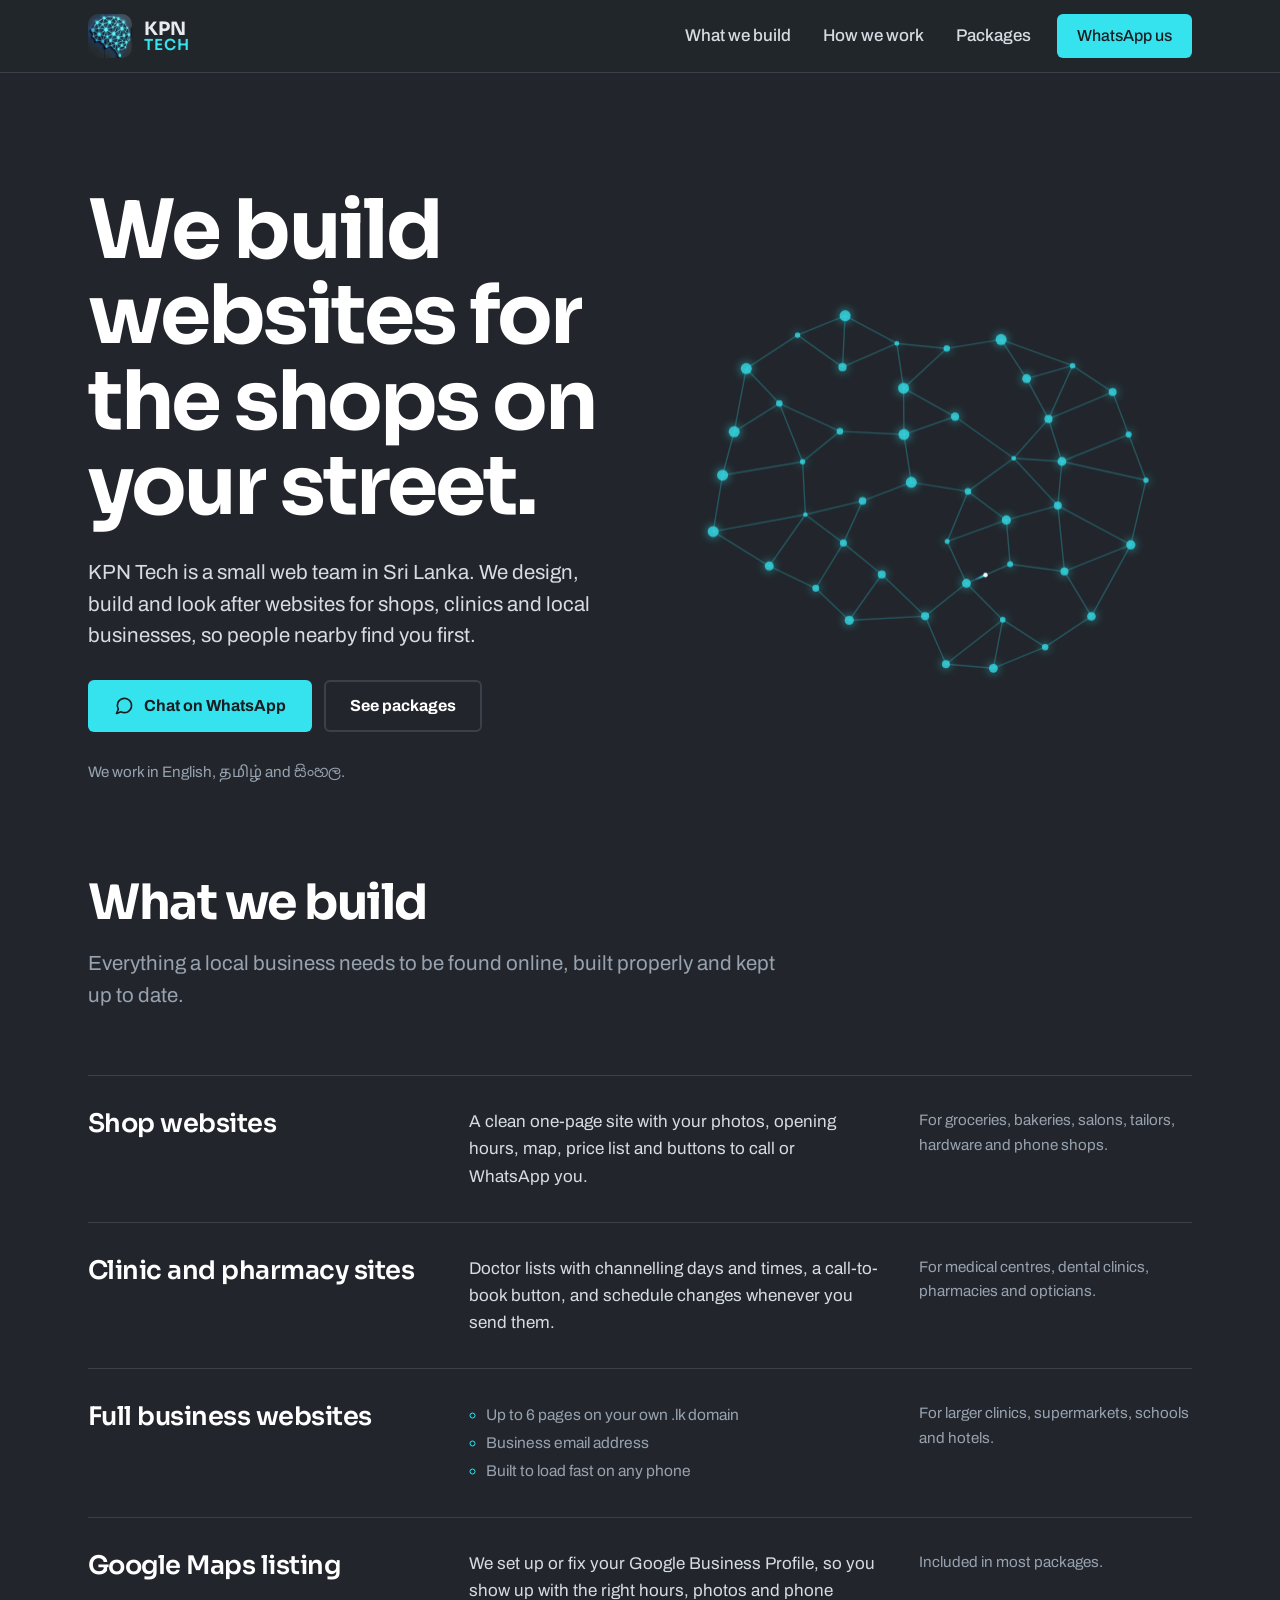
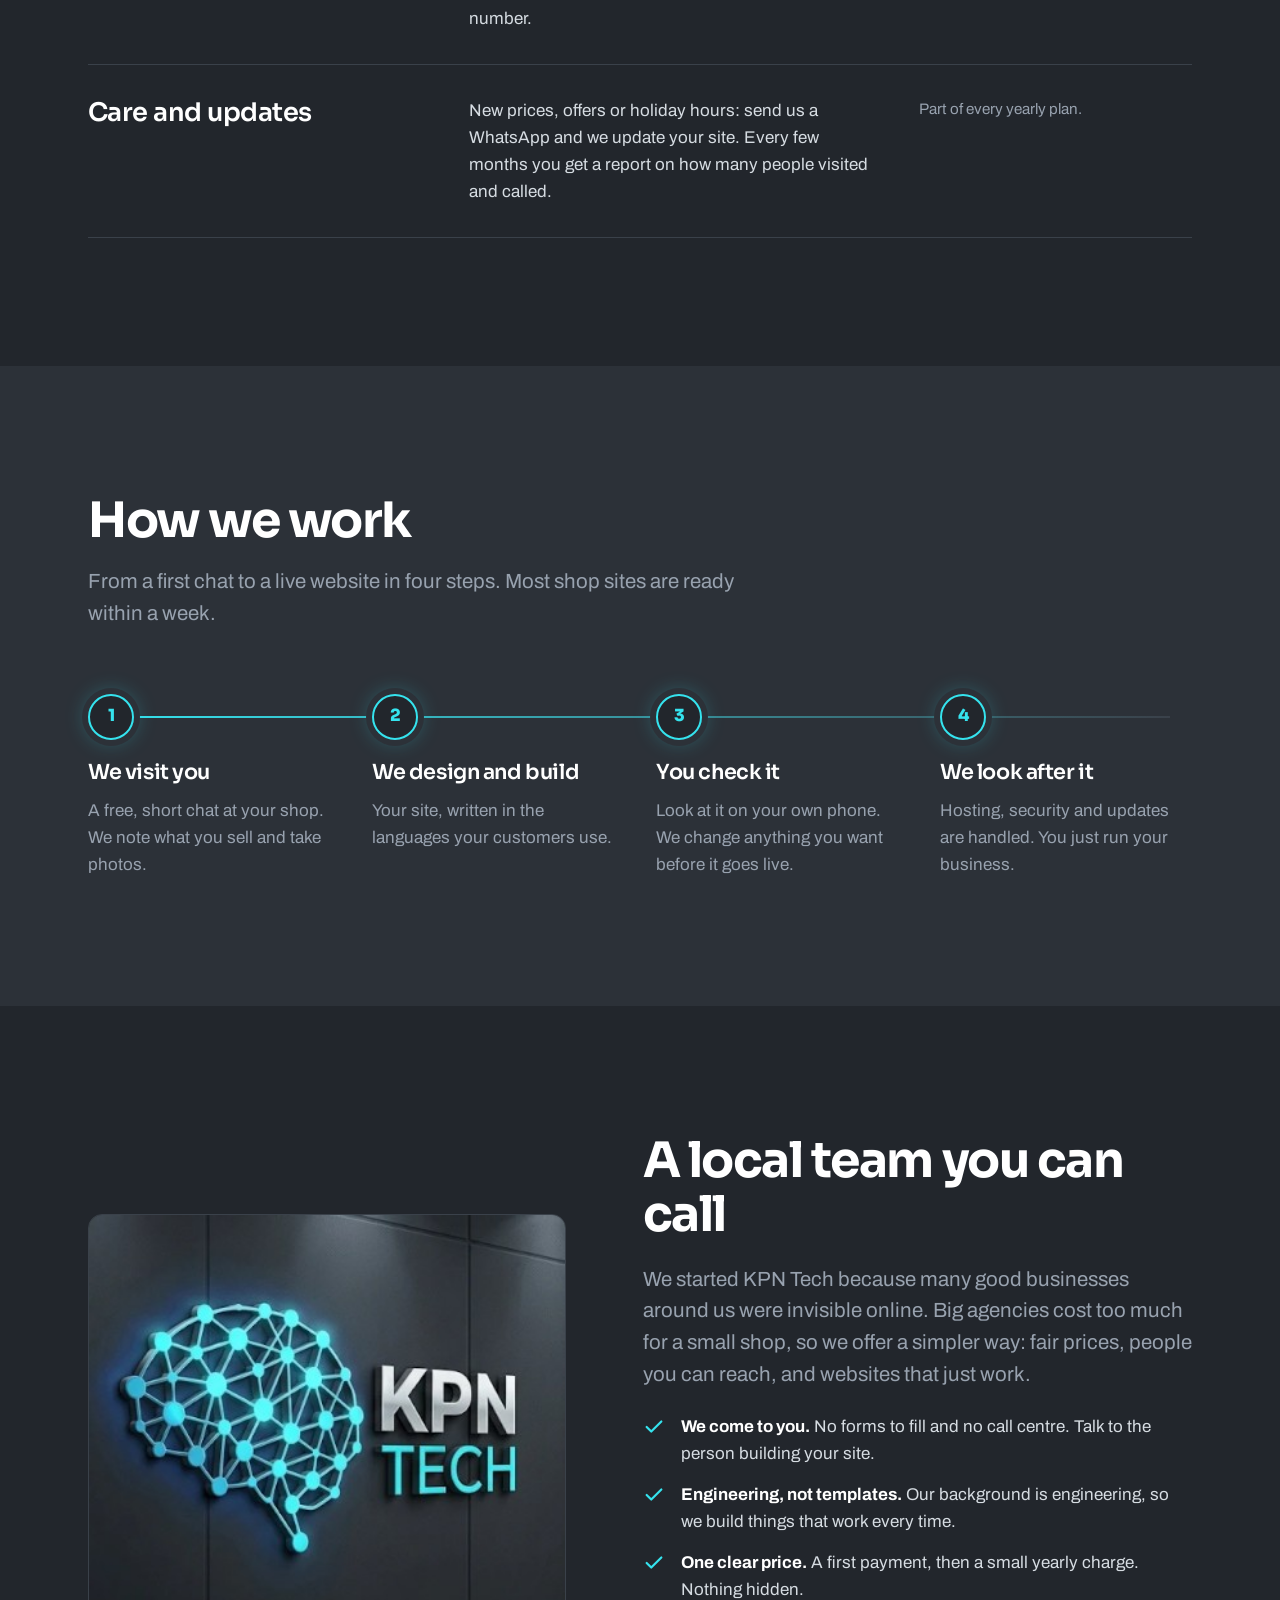
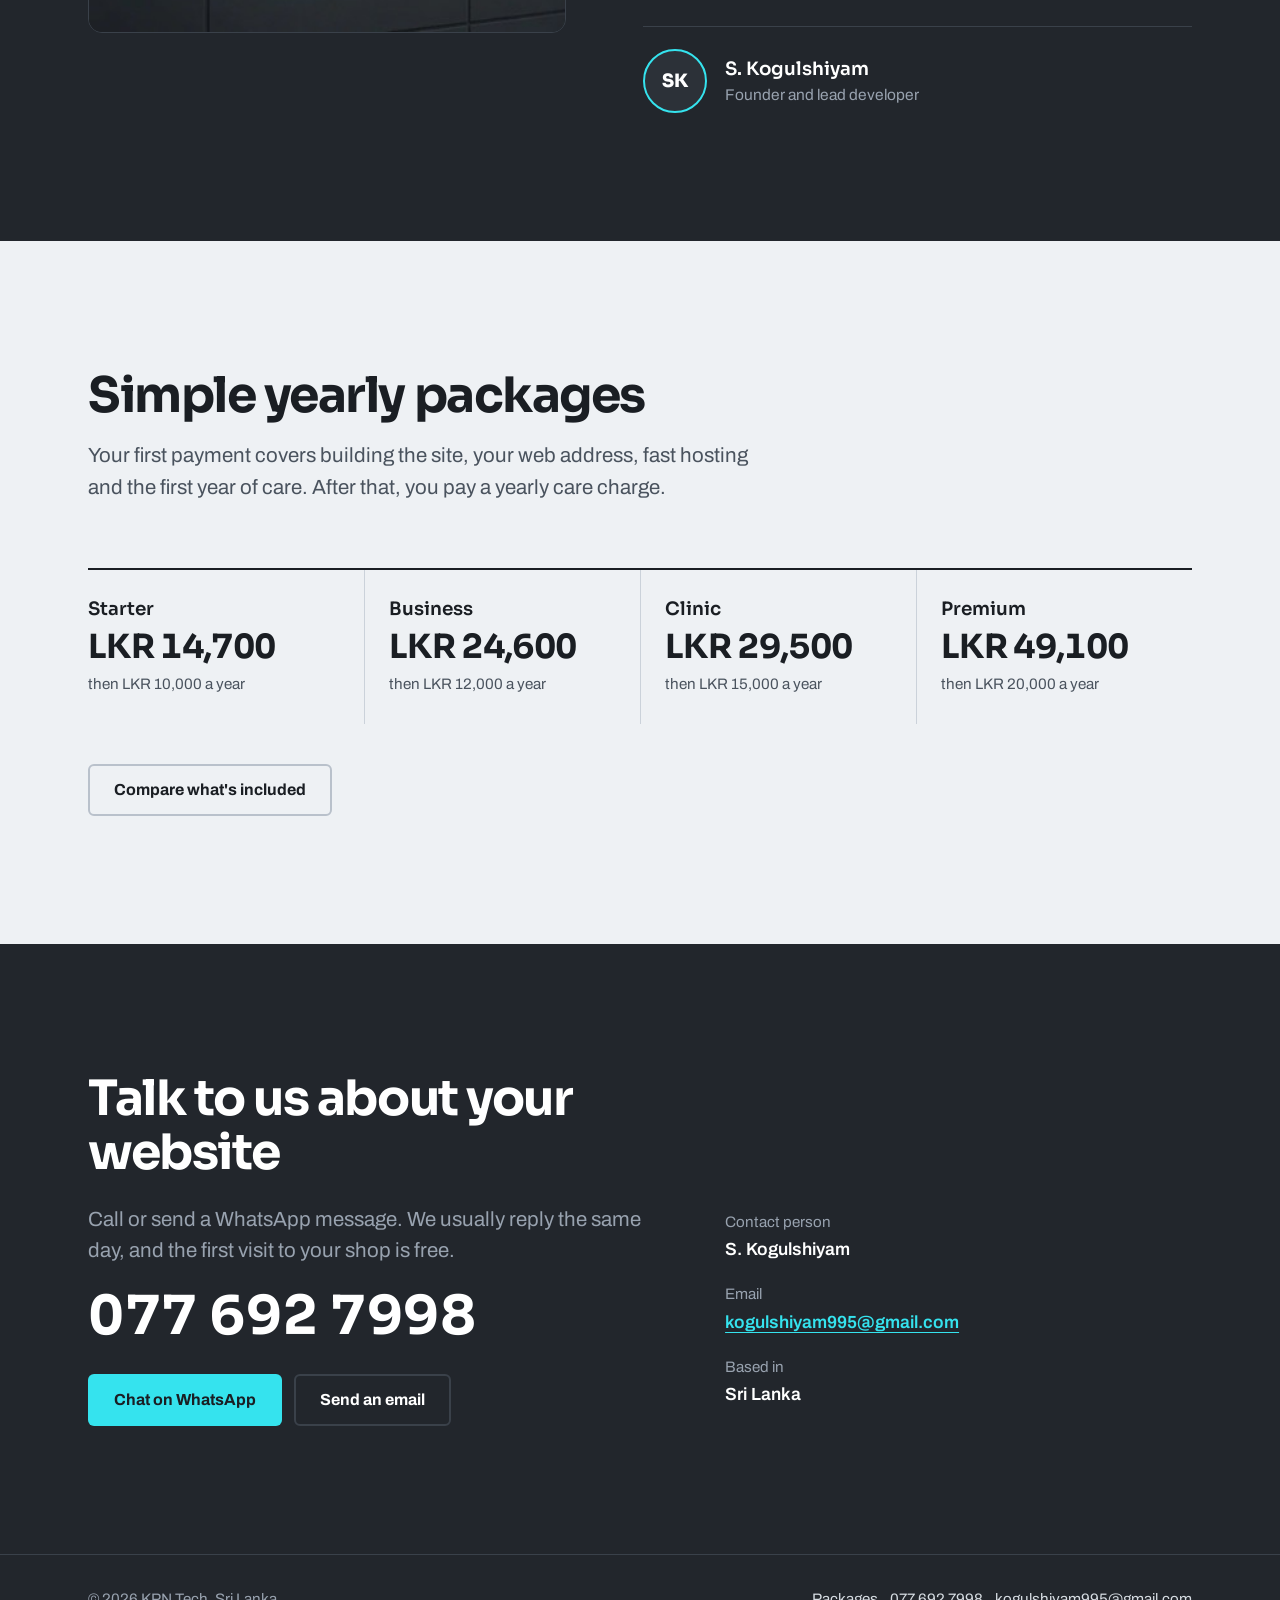
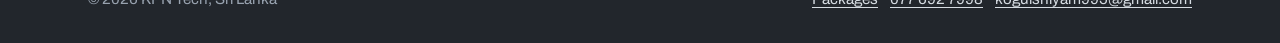
<file: index.html>
<!doctype html>
<html lang="en">
<head>
<meta charset="utf-8">
<meta name="viewport" content="width=device-width, initial-scale=1">
<title>KPN Tech – Websites for local shops and businesses in Sri Lanka</title>
<meta name="description" content="KPN Tech is a small web development team in Sri Lanka. We design, build and look after websites for shops, clinics and local businesses, in English, Tamil and Sinhala.">
<meta name="theme-color" content="#22262C">
<link rel="icon" type="image/png" href="assets/favicon.png">
<link rel="preconnect" href="https://fonts.googleapis.com">
<link rel="preconnect" href="https://fonts.gstatic.com" crossorigin>
<link href="https://fonts.googleapis.com/css2?family=Archivo:wght@400;500;600;700&family=Sora:wght@600;700;800&family=Noto+Sans+Tamil:wght@500;600&family=Noto+Sans+Sinhala:wght@500;600&display=swap" rel="stylesheet">
<link rel="stylesheet" href="css/style.css">
</head>
<body>
<a class="skip" href="#main">Skip to content</a>

<header class="site-header">
  <div class="wrap">
    <a class="brand" href="index.html" aria-label="KPN Tech home">
      <img src="assets/kpn-mark.png" alt="" width="44" height="44">
      <span class="brand-word" aria-hidden="true"><span>KPN</span><span>TECH</span></span>
    </a>
    <nav class="nav" aria-label="Main">
      <a class="nav-hide-xs" href="#build">What we build</a>
      <a class="nav-hide-sm" href="#how">How we work</a>
      <a href="packages.html">Packages</a>
      <a class="btn btn-signal" href="https://wa.me/94776927998">WhatsApp<span class="hide-xs">&nbsp;us</span></a>
    </nav>
  </div>
</header>

<main id="main">

  <section class="hero" aria-labelledby="hero-title">
    <div class="wrap hero-grid">
      <div class="hero-copy">
        <h1 id="hero-title" class="display" data-split>We build websites for the shops on your street.</h1>
        <p class="lead">KPN Tech is a small web team in Sri Lanka. We design, build and look after websites for shops, clinics and local businesses, so people nearby find you first.</p>
        <div class="hero-actions">
          <a class="btn btn-signal" href="https://wa.me/94776927998">
            <svg aria-hidden="true" width="20" height="20" viewBox="0 0 24 24" fill="none" stroke="currentColor" stroke-width="2" stroke-linecap="round" stroke-linejoin="round"><path d="M21 11.5a8.4 8.4 0 0 1-12.6 7.3L3 21l2.2-5.3A8.5 8.5 0 1 1 21 11.5z"/></svg>
            Chat on WhatsApp
          </a>
          <a class="btn btn-ghost" href="packages.html">See packages</a>
        </div>
        <p class="hero-langs">We work in English, <span class="ta">தமிழ்</span> and <span class="si">සිංහල</span>.</p>
      </div>
      <div class="network" aria-hidden="true">
        <canvas id="network"></canvas>
      </div>
    </div>
  </section>

  <section class="section" id="build" aria-labelledby="build-title" style="padding-top: 0">
    <div class="wrap">
      <div class="section-head" data-reveal>
        <h2 id="build-title" class="h2">What we build</h2>
        <p class="lead muted">Everything a local business needs to be found online, built properly and kept up to date.</p>
      </div>
      <ul class="build-list">
        <li class="build-item" data-reveal>
          <div><h3>Shop websites</h3></div>
          <p>A clean one-page site with your photos, opening hours, map, price list and buttons to call or WhatsApp you.</p>
          <p class="who">For groceries, bakeries, salons, tailors, hardware and phone shops.</p>
        </li>
        <li class="build-item" data-reveal>
          <div><h3>Clinic and pharmacy sites</h3></div>
          <p>Doctor lists with channelling days and times, a call-to-book button, and schedule changes whenever you send them.</p>
          <p class="who">For medical centres, dental clinics, pharmacies and opticians.</p>
        </li>
        <li class="build-item" data-reveal>
          <div><h3>Full business websites</h3></div>
          <ul>
            <li>Up to 6 pages on your own .lk domain</li>
            <li>Business email address</li>
            <li>Built to load fast on any phone</li>
          </ul>
          <p class="who">For larger clinics, supermarkets, schools and hotels.</p>
        </li>
        <li class="build-item" data-reveal>
          <div><h3>Google Maps listing</h3></div>
          <p>We set up or fix your Google Business Profile, so you show up with the right hours, photos and phone number.</p>
          <p class="who">Included in most packages.</p>
        </li>
        <li class="build-item" data-reveal>
          <div><h3>Care and updates</h3></div>
          <p>New prices, offers or holiday hours: send us a WhatsApp and we update your site. Every few months you get a report on how many people visited and called.</p>
          <p class="who">Part of every yearly plan.</p>
        </li>
      </ul>
    </div>
  </section>

  <section class="section" id="how" aria-labelledby="how-title" style="background: var(--panel)">
    <div class="wrap">
      <div class="section-head" data-reveal>
        <h2 id="how-title" class="h2">How we work</h2>
        <p class="lead muted">From a first chat to a live website in four steps. Most shop sites are ready within a week.</p>
      </div>
      <ol class="steps" data-reveal>
        <li class="step" style="--i: 0">
          <span class="step-node">1</span>
          <h3>We visit you</h3>
          <p>A free, short chat at your shop. We note what you sell and take photos.</p>
        </li>
        <li class="step" style="--i: 1">
          <span class="step-node">2</span>
          <h3>We design and build</h3>
          <p>Your site, written in the languages your customers use.</p>
        </li>
        <li class="step" style="--i: 2">
          <span class="step-node">3</span>
          <h3>You check it</h3>
          <p>Look at it on your own phone. We change anything you want before it goes live.</p>
        </li>
        <li class="step" style="--i: 3">
          <span class="step-node">4</span>
          <h3>We look after it</h3>
          <p>Hosting, security and updates are handled. You just run your business.</p>
        </li>
      </ol>
    </div>
  </section>

  <section class="section" id="team" aria-labelledby="team-title">
    <div class="wrap team">
      <div class="team-sign" data-reveal>
        <img src="assets/kpn-sign.jpg" alt="The KPN Tech logo: a glowing network shaped like a brain beside the letters KPN Tech" width="370" height="324" loading="lazy">
      </div>
      <div class="team-copy" data-reveal style="--i: 1">
        <h2 id="team-title" class="h2">A local team you can call</h2>
        <p class="lead muted">We started KPN Tech because many good businesses around us were invisible online. Big agencies cost too much for a small shop, so we offer a simpler way: fair prices, people you can reach, and websites that just work.</p>
        <ul class="promises">
          <li>
            <svg aria-hidden="true" width="22" height="22" viewBox="0 0 24 24" fill="none" stroke="#35E3EE" stroke-width="2.4" stroke-linecap="round" stroke-linejoin="round"><path d="M20 6 9 17l-5-5"/></svg>
            <span><strong>We come to you.</strong> No forms to fill and no call centre. Talk to the person building your site.</span>
          </li>
          <li>
            <svg aria-hidden="true" width="22" height="22" viewBox="0 0 24 24" fill="none" stroke="#35E3EE" stroke-width="2.4" stroke-linecap="round" stroke-linejoin="round"><path d="M20 6 9 17l-5-5"/></svg>
            <span><strong>Engineering, not templates.</strong> Our background is engineering, so we build things that work every time.</span>
          </li>
          <li>
            <svg aria-hidden="true" width="22" height="22" viewBox="0 0 24 24" fill="none" stroke="#35E3EE" stroke-width="2.4" stroke-linecap="round" stroke-linejoin="round"><path d="M20 6 9 17l-5-5"/></svg>
            <span><strong>One clear price.</strong> A first payment, then a small yearly charge. Nothing hidden.</span>
          </li>
        </ul>
        <div class="person">
          <span class="person-mark" aria-hidden="true">SK</span>
          <div>
            <p class="person-name">S. Kogulshiyam</p>
            <p class="person-role">Founder and lead developer</p>
          </div>
        </div>
      </div>
    </div>
  </section>

  <section class="section paper" aria-labelledby="price-title">
    <div class="wrap">
      <div class="section-head" data-reveal>
        <h2 id="price-title" class="h2">Simple yearly packages</h2>
        <p class="lead muted">Your first payment covers building the site, your web address, fast hosting and the first year of care. After that, you pay a yearly care charge.</p>
      </div>
      <div class="price-strip" data-reveal>
        <div><span class="price-name">Starter</span><span class="price-amt" data-count="15000">LKR 15,000</span><span class="price-then">then LKR 10,000 a year</span></div>
        <div><span class="price-name">Business</span><span class="price-amt" data-count="25000">LKR 25,000</span><span class="price-then">then LKR 12,000 a year</span></div>
        <div><span class="price-name">Clinic</span><span class="price-amt" data-count="30000">LKR 30,000</span><span class="price-then">then LKR 15,000 a year</span></div>
        <div><span class="price-name">Premium</span><span class="price-amt" data-count="50000">LKR 50,000</span><span class="price-then">then LKR 20,000 a year</span></div>
      </div>
      <div class="hero-actions mt-40">
        <a class="btn btn-ghost" href="packages.html">Compare what's included</a>
      </div>
    </div>
  </section>

  <section class="section" id="contact" aria-labelledby="contact-title">
    <div class="wrap contact" data-reveal>
      <div>
        <h2 id="contact-title" class="h2">Talk to us about your website</h2>
        <p class="lead muted mt-24">Call or send a WhatsApp message. We usually reply the same day, and the first visit to your shop is free.</p>
        <a class="contact-phone" href="tel:+94776927998">077 692 7998</a>
        <div class="contact-actions">
          <a class="btn btn-signal" href="https://wa.me/94776927998">Chat on WhatsApp</a>
          <a class="btn btn-ghost" href="mailto:kogulshiyam995@gmail.com">Send an email</a>
        </div>
      </div>
      <dl class="contact-lines">
        <div><dt>Contact person</dt><dd>S. Kogulshiyam</dd></div>
        <div><dt>Email</dt><dd><a href="mailto:kogulshiyam995@gmail.com">kogulshiyam995@gmail.com</a></dd></div>
        <div><dt>Based in</dt><dd>Sri Lanka</dd></div>
      </dl>
    </div>
  </section>

</main>

<footer class="site-footer">
  <div class="wrap">
    <span>© 2026 KPN Tech, Sri Lanka</span>
    <span><a href="packages.html">Packages</a> &nbsp;&nbsp; <a href="tel:+94776927998">077 692 7998</a> &nbsp;&nbsp; <a href="mailto:kogulshiyam995@gmail.com">kogulshiyam995@gmail.com</a></span>
  </div>
</footer>

<nav class="callbar" aria-label="Quick contact">
  <a class="btn btn-ghost" href="tel:+94776927998">
    <svg aria-hidden="true" width="18" height="18" viewBox="0 0 24 24" fill="none" stroke="currentColor" stroke-width="2" stroke-linecap="round" stroke-linejoin="round"><path d="M22 16.9v3a2 2 0 0 1-2.2 2 19.8 19.8 0 0 1-8.6-3.1 19.5 19.5 0 0 1-6-6A19.8 19.8 0 0 1 2.1 4.2 2 2 0 0 1 4.1 2h3a2 2 0 0 1 2 1.7c.1.9.4 1.8.7 2.7a2 2 0 0 1-.5 2.1L8 9.8a16 16 0 0 0 6 6l1.3-1.3a2 2 0 0 1 2.1-.4c.9.3 1.8.6 2.7.7a2 2 0 0 1 1.7 2z"/></svg>
    Call</a>
  <a class="btn btn-signal" href="https://wa.me/94776927998">
    <svg aria-hidden="true" width="18" height="18" viewBox="0 0 24 24" fill="none" stroke="currentColor" stroke-width="2" stroke-linecap="round" stroke-linejoin="round"><path d="M21 11.5a8.4 8.4 0 0 1-12.6 7.3L3 21l2.2-5.3A8.5 8.5 0 1 1 21 11.5z"/></svg>
    WhatsApp</a>
</nav>

<script src="js/motion.js"></script>
<script src="js/network.js"></script>
</body>
</html>
</file>
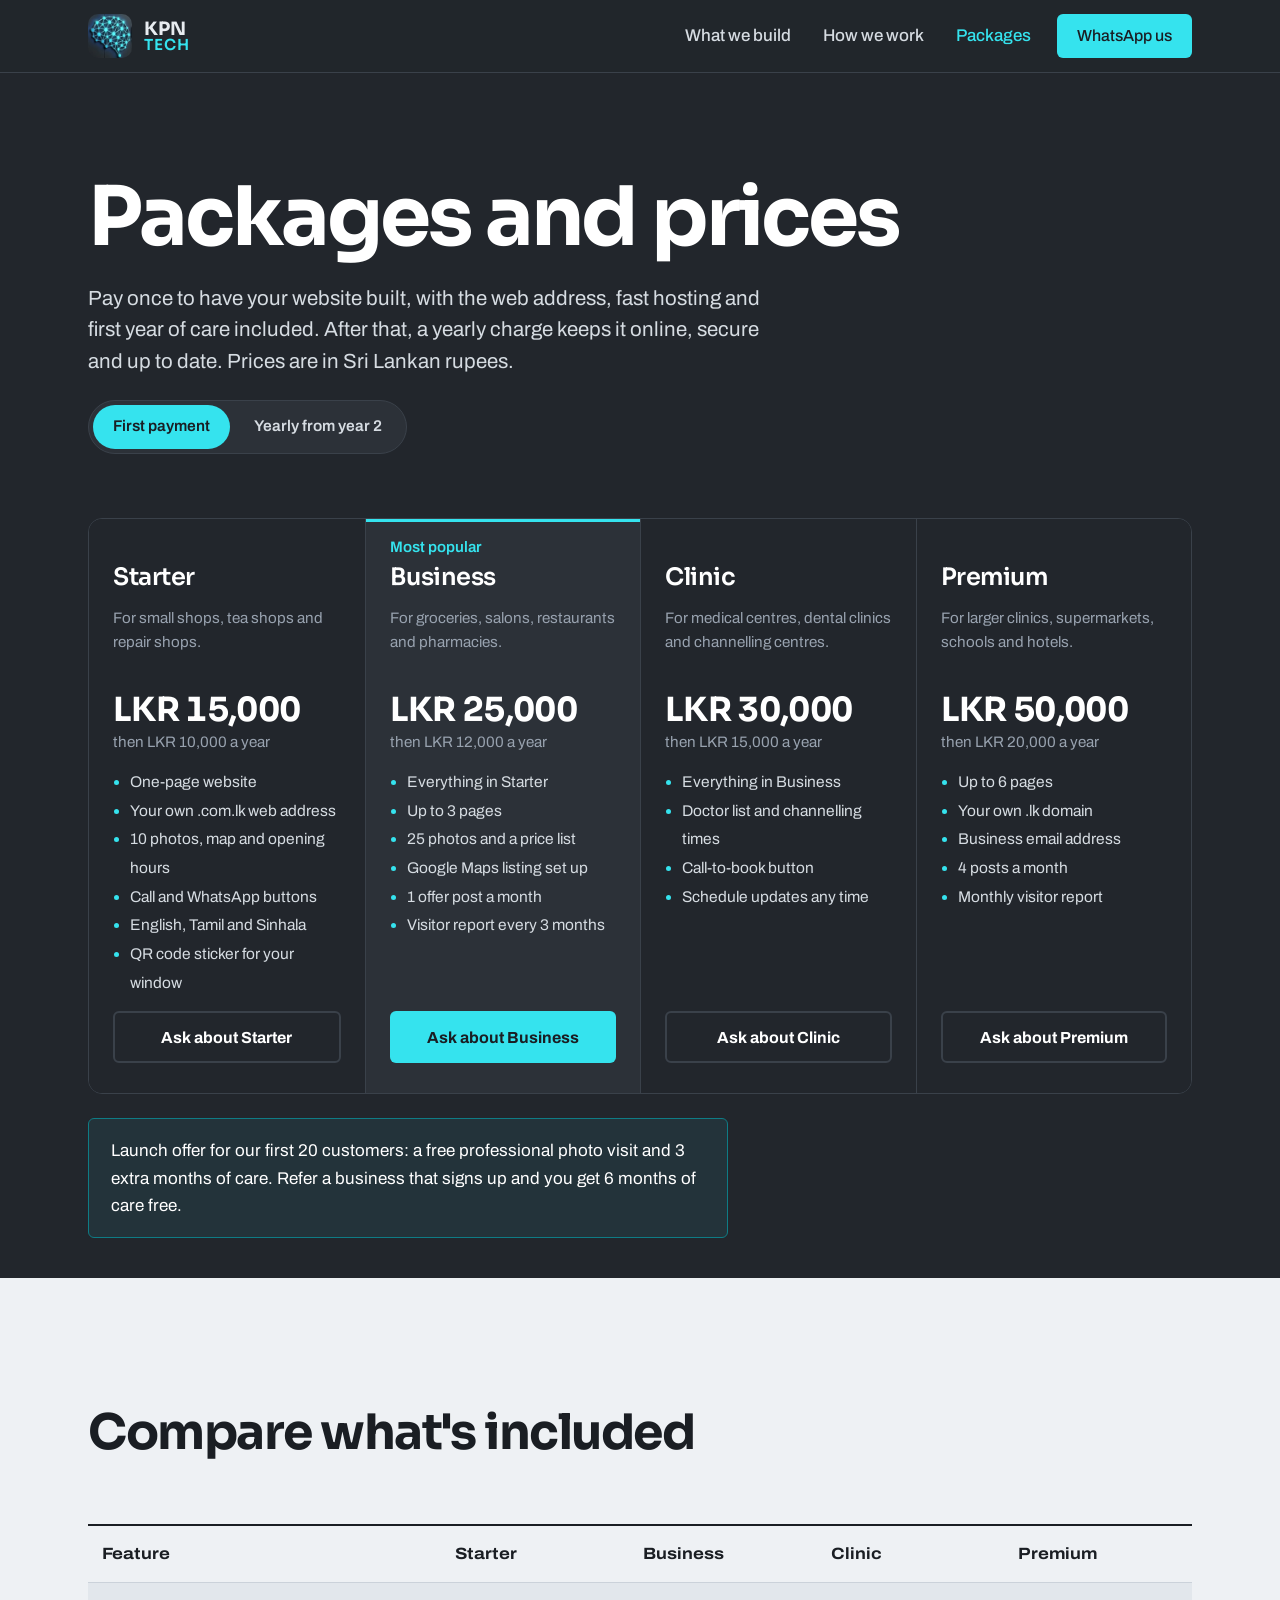
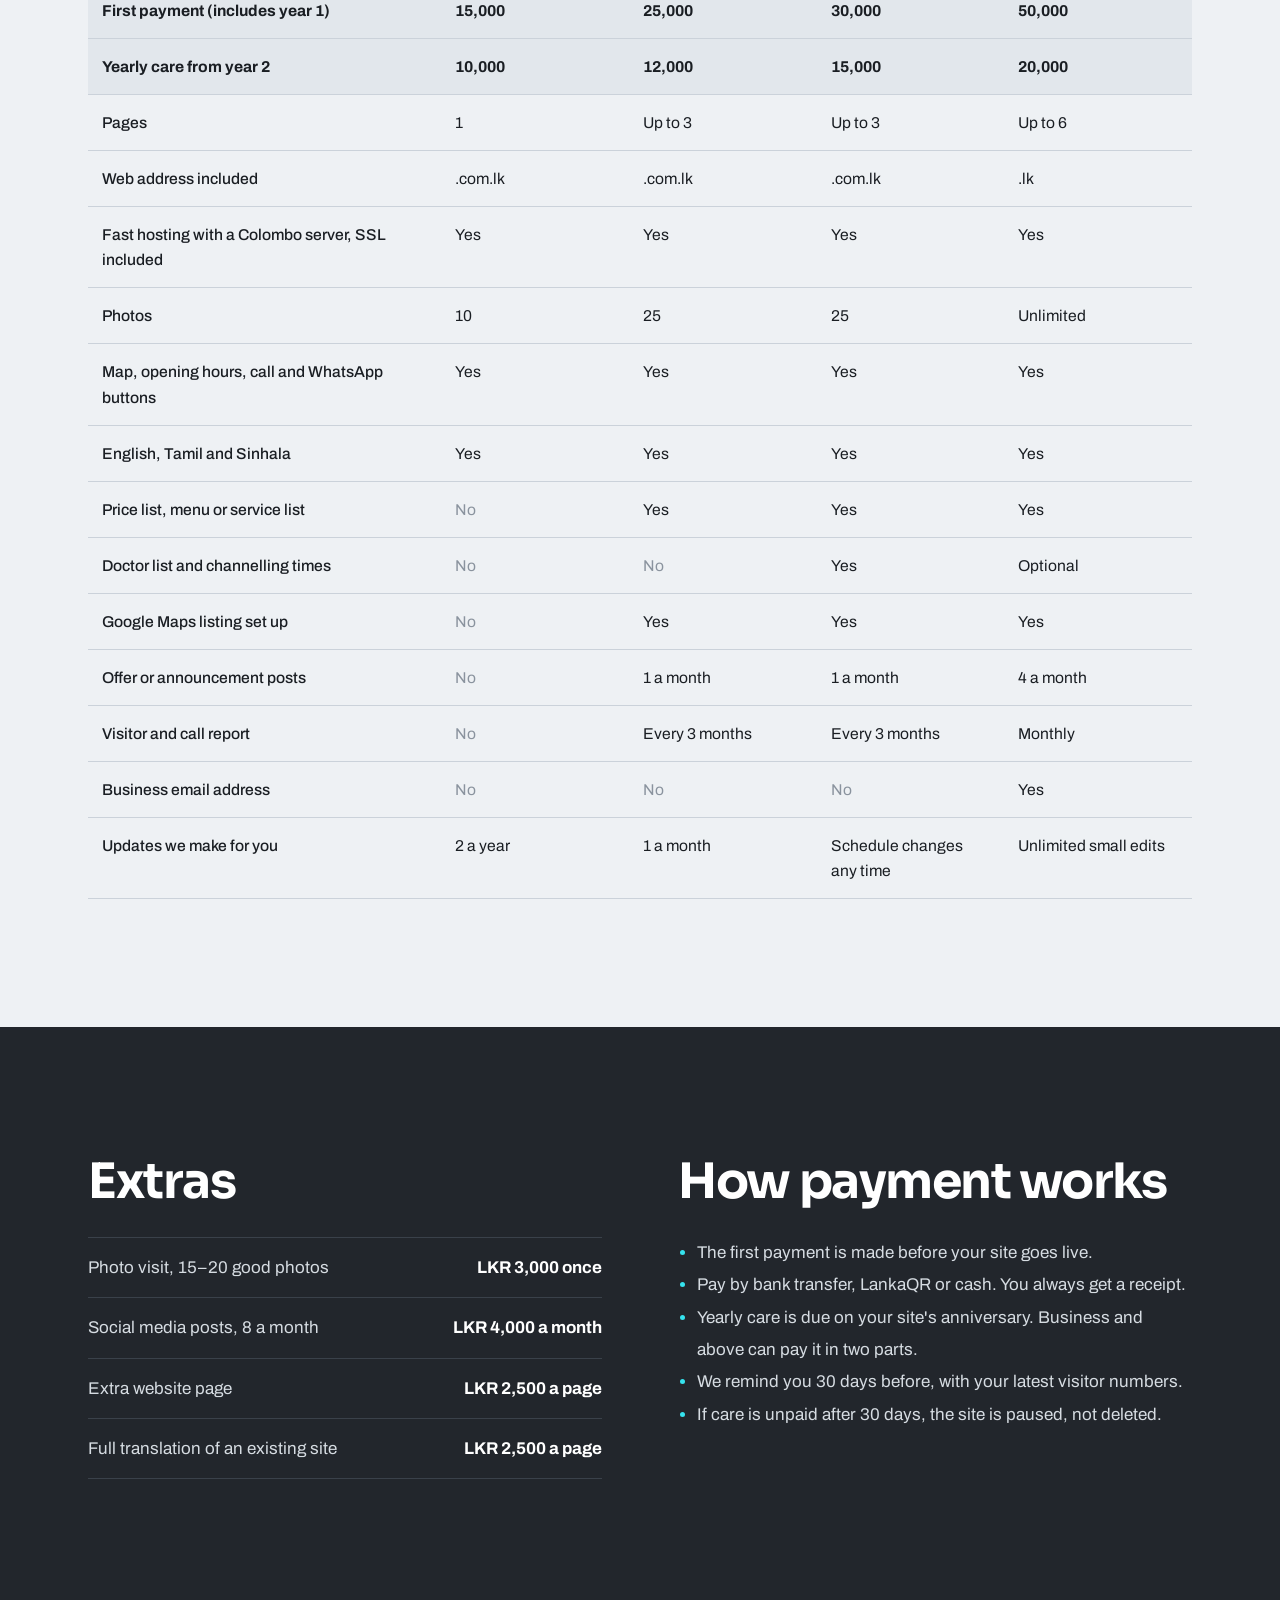
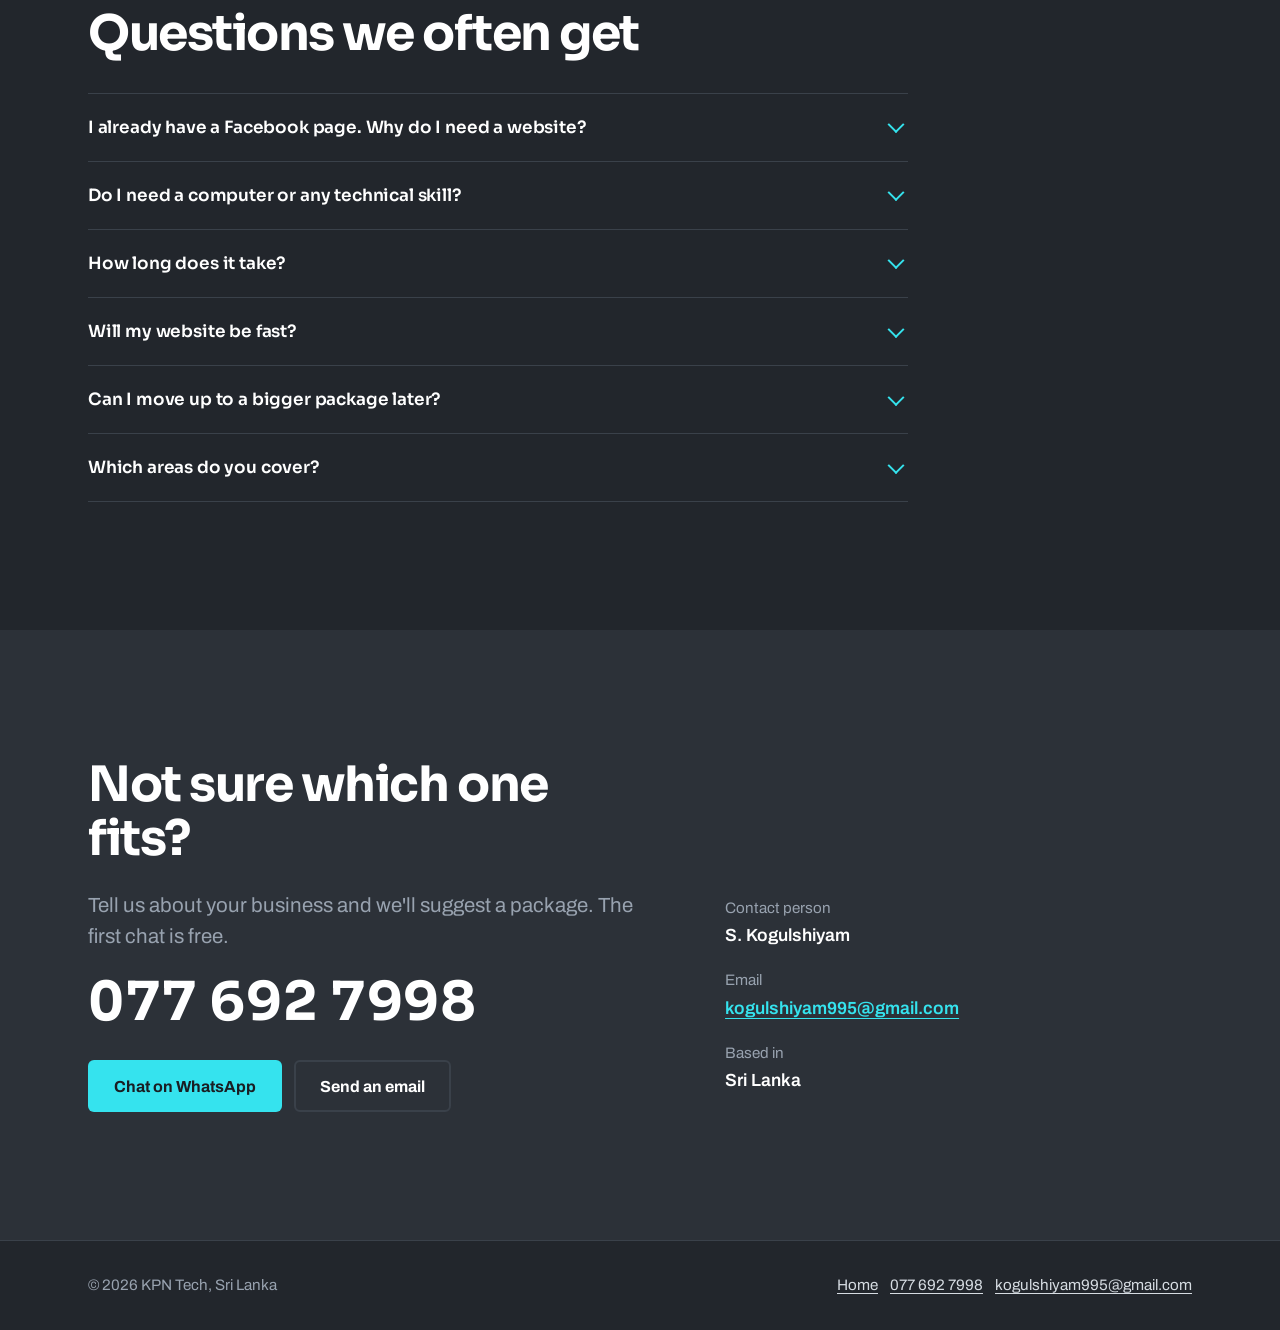
<file: packages.html>
<!doctype html>
<html lang="en">
<head>
<meta charset="utf-8">
<meta name="viewport" content="width=device-width, initial-scale=1">
<title>Packages and prices – KPN Tech</title>
<meta name="description" content="Website packages from KPN Tech: Starter, Business, Clinic and Premium. One first payment, then a small yearly care charge. Prices in LKR.">
<meta name="theme-color" content="#22262C">
<link rel="icon" type="image/png" href="assets/favicon.png">
<link rel="preconnect" href="https://fonts.googleapis.com">
<link rel="preconnect" href="https://fonts.gstatic.com" crossorigin>
<link href="https://fonts.googleapis.com/css2?family=Archivo:wght@400;500;600;700&family=Sora:wght@600;700;800&family=Noto+Sans+Tamil:wght@500;600&family=Noto+Sans+Sinhala:wght@500;600&display=swap" rel="stylesheet">
<link rel="stylesheet" href="css/style.css">
</head>
<body>
<a class="skip" href="#main">Skip to content</a>

<header class="site-header">
  <div class="wrap">
    <a class="brand" href="index.html" aria-label="KPN Tech home">
      <img src="assets/kpn-mark.png" alt="" width="44" height="44">
      <span class="brand-word" aria-hidden="true"><span>KPN</span><span>TECH</span></span>
    </a>
    <nav class="nav" aria-label="Main">
      <a class="nav-hide-xs" href="index.html#build">What we build</a>
      <a class="nav-hide-sm" href="index.html#how">How we work</a>
      <a href="packages.html" aria-current="page">Packages</a>
      <a class="btn btn-signal" href="https://wa.me/94776927998">WhatsApp<span class="hide-xs">&nbsp;us</span></a>
    </nav>
  </div>
</header>

<main id="main">

  <section class="page-head" aria-labelledby="page-title">
    <div class="wrap">
      <h1 id="page-title" class="display">Packages and prices</h1>
      <p class="lead">Pay once to have your website built, with the web address, fast hosting and first year of care included. After that, a yearly charge keeps it online, secure and up to date. Prices are in Sri Lankan rupees.</p>
      <div class="toggle" role="group" aria-label="Show prices for">
        <button type="button" data-view="first" aria-pressed="true">First payment</button>
        <button type="button" data-view="yearly" aria-pressed="false">Yearly from year 2</button>
      </div>
    </div>
  </section>

  <section aria-label="Packages">
    <div class="wrap">
      <div class="plans">
        <article class="plan" data-reveal style="--i: 0">
          <h2 class="h3">Starter</h2>
          <p class="plan-for">For small shops, tea shops and repair shops.</p>
          <div class="plan-price">
            <span class="plan-amt" data-first="LKR 15,000" data-yearly="LKR 10,000">LKR 15,000</span>
            <span class="plan-note" data-first="then LKR 10,000 a year" data-yearly="first payment LKR 15,000">then LKR 10,000 a year</span>
          </div>
          <ul>
            <li>One-page website</li>
            <li>Your own .com.lk web address</li>
            <li>10 photos, map and opening hours</li>
            <li>Call and WhatsApp buttons</li>
            <li>English, Tamil and Sinhala</li>
            <li>QR code sticker for your window</li>
          </ul>
          <a class="btn btn-ghost" href="https://wa.me/94776927998?text=Hi%20KPN%20Tech%2C%20I%27m%20interested%20in%20the%20Starter%20package.">Ask about Starter</a>
        </article>

        <article class="plan is-pick" data-reveal style="--i: 1">
          <p class="pick-tag">Most popular</p>
          <h2 class="h3">Business</h2>
          <p class="plan-for">For groceries, salons, restaurants and pharmacies.</p>
          <div class="plan-price">
            <span class="plan-amt" data-first="LKR 25,000" data-yearly="LKR 12,000">LKR 25,000</span>
            <span class="plan-note" data-first="then LKR 12,000 a year" data-yearly="first payment LKR 25,000">then LKR 12,000 a year</span>
          </div>
          <ul>
            <li>Everything in Starter</li>
            <li>Up to 3 pages</li>
            <li>25 photos and a price list</li>
            <li>Google Maps listing set up</li>
            <li>1 offer post a month</li>
            <li>Visitor report every 3 months</li>
          </ul>
          <a class="btn btn-signal" href="https://wa.me/94776927998?text=Hi%20KPN%20Tech%2C%20I%27m%20interested%20in%20the%20Business%20package.">Ask about Business</a>
        </article>

        <article class="plan" data-reveal style="--i: 2">
          <h2 class="h3">Clinic</h2>
          <p class="plan-for">For medical centres, dental clinics and channelling centres.</p>
          <div class="plan-price">
            <span class="plan-amt" data-first="LKR 30,000" data-yearly="LKR 15,000">LKR 30,000</span>
            <span class="plan-note" data-first="then LKR 15,000 a year" data-yearly="first payment LKR 30,000">then LKR 15,000 a year</span>
          </div>
          <ul>
            <li>Everything in Business</li>
            <li>Doctor list and channelling times</li>
            <li>Call-to-book button</li>
            <li>Schedule updates any time</li>
          </ul>
          <a class="btn btn-ghost" href="https://wa.me/94776927998?text=Hi%20KPN%20Tech%2C%20I%27m%20interested%20in%20the%20Clinic%20package.">Ask about Clinic</a>
        </article>

        <article class="plan" data-reveal style="--i: 3">
          <h2 class="h3">Premium</h2>
          <p class="plan-for">For larger clinics, supermarkets, schools and hotels.</p>
          <div class="plan-price">
            <span class="plan-amt" data-first="LKR 50,000" data-yearly="LKR 20,000">LKR 50,000</span>
            <span class="plan-note" data-first="then LKR 20,000 a year" data-yearly="first payment LKR 50,000">then LKR 20,000 a year</span>
          </div>
          <ul>
            <li>Up to 6 pages</li>
            <li>Your own .lk domain</li>
            <li>Business email address</li>
            <li>4 posts a month</li>
            <li>Monthly visitor report</li>
          </ul>
          <a class="btn btn-ghost" href="https://wa.me/94776927998?text=Hi%20KPN%20Tech%2C%20I%27m%20interested%20in%20the%20Premium%20package.">Ask about Premium</a>
        </article>
      </div>
      <p class="offer" data-reveal>Launch offer for our first 20 customers: a free professional photo visit and 3 extra months of care. Refer a business that signs up and you get 6 months of care free.</p>
    </div>
  </section>

  <section class="section paper mt-40" aria-labelledby="compare-title">
    <div class="wrap">
      <div class="section-head" data-reveal>
        <h2 id="compare-title" class="h2">Compare what's included</h2>
      </div>
      <p class="compare-hint">Swipe the table sideways to see all packages.</p>
      <div class="compare-wrap">
        <table class="compare">
          <thead>
            <tr><th scope="col">Feature</th><th scope="col">Starter</th><th scope="col">Business</th><th scope="col">Clinic</th><th scope="col">Premium</th></tr>
          </thead>
          <tbody>
            <tr class="money"><th scope="row">First payment (includes year 1)</th><td>15,000</td><td>25,000</td><td>30,000</td><td>50,000</td></tr>
            <tr class="money"><th scope="row">Yearly care from year 2</th><td>10,000</td><td>12,000</td><td>15,000</td><td>20,000</td></tr>
            <tr><th scope="row">Pages</th><td>1</td><td>Up to 3</td><td>Up to 3</td><td>Up to 6</td></tr>
            <tr><th scope="row">Web address included</th><td>.com.lk</td><td>.com.lk</td><td>.com.lk</td><td>.lk</td></tr>
            <tr><th scope="row">Fast hosting with a Colombo server, SSL included</th><td>Yes</td><td>Yes</td><td>Yes</td><td>Yes</td></tr>
            <tr><th scope="row">Photos</th><td>10</td><td>25</td><td>25</td><td>Unlimited</td></tr>
            <tr><th scope="row">Map, opening hours, call and WhatsApp buttons</th><td>Yes</td><td>Yes</td><td>Yes</td><td>Yes</td></tr>
            <tr><th scope="row">English, Tamil and Sinhala</th><td>Yes</td><td>Yes</td><td>Yes</td><td>Yes</td></tr>
            <tr><th scope="row">Price list, menu or service list</th><td class="no">No</td><td>Yes</td><td>Yes</td><td>Yes</td></tr>
            <tr><th scope="row">Doctor list and channelling times</th><td class="no">No</td><td class="no">No</td><td>Yes</td><td>Optional</td></tr>
            <tr><th scope="row">Google Maps listing set up</th><td class="no">No</td><td>Yes</td><td>Yes</td><td>Yes</td></tr>
            <tr><th scope="row">Offer or announcement posts</th><td class="no">No</td><td>1 a month</td><td>1 a month</td><td>4 a month</td></tr>
            <tr><th scope="row">Visitor and call report</th><td class="no">No</td><td>Every 3 months</td><td>Every 3 months</td><td>Monthly</td></tr>
            <tr><th scope="row">Business email address</th><td class="no">No</td><td class="no">No</td><td class="no">No</td><td>Yes</td></tr>
            <tr><th scope="row">Updates we make for you</th><td>2 a year</td><td>1 a month</td><td>Schedule changes any time</td><td>Unlimited small edits</td></tr>
          </tbody>
        </table>
      </div>
    </div>
  </section>

  <section class="section" aria-labelledby="extras-title">
    <div class="wrap two-col" data-reveal>
      <div>
        <h2 id="extras-title" class="h2" style="margin-bottom: 28px">Extras</h2>
        <ul class="addons">
          <li><span>Photo visit, 15–20 good photos</span><span>LKR 3,000 once</span></li>
          <li><span>Social media posts, 8 a month</span><span>LKR 4,000 a month</span></li>
          <li><span>Extra website page</span><span>LKR 2,500 a page</span></li>
          <li><span>Full translation of an existing site</span><span>LKR 2,500 a page</span></li>
        </ul>
      </div>
      <div>
        <h2 class="h2" style="margin-bottom: 28px">How payment works</h2>
        <ul class="terms">
          <li>The first payment is made before your site goes live.</li>
          <li>Pay by bank transfer, LankaQR or cash. You always get a receipt.</li>
          <li>Yearly care is due on your site's anniversary. Business and above can pay it in two parts.</li>
          <li>We remind you 30 days before, with your latest visitor numbers.</li>
          <li>If care is unpaid after 30 days, the site is paused, not deleted.</li>
        </ul>
      </div>
    </div>
  </section>

  <section class="section" aria-labelledby="faq-title" style="padding-top: 0">
    <div class="wrap">
      <h2 id="faq-title" class="h2" style="margin-bottom: 32px">Questions we often get</h2>
      <div class="faq" data-reveal>
        <details>
          <summary>I already have a Facebook page. Why do I need a website?</summary>
          <p>Facebook pages often don't show up when people search on Google. A website does, and it links to your Facebook page too, so you get both.</p>
        </details>
        <details>
          <summary>Do I need a computer or any technical skill?</summary>
          <p>No. We handle everything. When something changes, send us a WhatsApp message and we update the site.</p>
        </details>
        <details>
          <summary>How long does it take?</summary>
          <p>Most one-page sites are ready within a week of our visit. A full Premium website takes about two to three weeks.</p>
        </details>
        <details>
          <summary>Will my website be fast?</summary>
          <p>Yes. We build light pages and host them on a global network with a server in Colombo, so your site opens quickly on mobile data anywhere in Sri Lanka.</p>
        </details>
        <details>
          <summary>Can I move up to a bigger package later?</summary>
          <p>Yes. You pay only the difference in the first payment, and your yearly care changes to the new package from then on.</p>
        </details>
        <details>
          <summary>Which areas do you cover?</summary>
          <p>We work across Sri Lanka. For shops near us we visit in person; for others we work over WhatsApp and phone.</p>
        </details>
      </div>
    </div>
  </section>

  <section class="section" id="contact" aria-labelledby="contact-title" style="background: var(--panel)">
    <div class="wrap contact" data-reveal>
      <div>
        <h2 id="contact-title" class="h2">Not sure which one fits?</h2>
        <p class="lead muted mt-24">Tell us about your business and we'll suggest a package. The first chat is free.</p>
        <a class="contact-phone" href="tel:+94776927998">077 692 7998</a>
        <div class="contact-actions">
          <a class="btn btn-signal" href="https://wa.me/94776927998">Chat on WhatsApp</a>
          <a class="btn btn-ghost" href="mailto:kogulshiyam995@gmail.com">Send an email</a>
        </div>
      </div>
      <dl class="contact-lines">
        <div><dt>Contact person</dt><dd>S. Kogulshiyam</dd></div>
        <div><dt>Email</dt><dd><a href="mailto:kogulshiyam995@gmail.com">kogulshiyam995@gmail.com</a></dd></div>
        <div><dt>Based in</dt><dd>Sri Lanka</dd></div>
      </dl>
    </div>
  </section>

</main>

<footer class="site-footer">
  <div class="wrap">
    <span>© 2026 KPN Tech, Sri Lanka</span>
    <span><a href="index.html">Home</a> &nbsp;&nbsp; <a href="tel:+94776927998">077 692 7998</a> &nbsp;&nbsp; <a href="mailto:kogulshiyam995@gmail.com">kogulshiyam995@gmail.com</a></span>
  </div>
</footer>

<nav class="callbar" aria-label="Quick contact">
  <a class="btn btn-ghost" href="tel:+94776927998">
    <svg aria-hidden="true" width="18" height="18" viewBox="0 0 24 24" fill="none" stroke="currentColor" stroke-width="2" stroke-linecap="round" stroke-linejoin="round"><path d="M22 16.9v3a2 2 0 0 1-2.2 2 19.8 19.8 0 0 1-8.6-3.1 19.5 19.5 0 0 1-6-6A19.8 19.8 0 0 1 2.1 4.2 2 2 0 0 1 4.1 2h3a2 2 0 0 1 2 1.7c.1.9.4 1.8.7 2.7a2 2 0 0 1-.5 2.1L8 9.8a16 16 0 0 0 6 6l1.3-1.3a2 2 0 0 1 2.1-.4c.9.3 1.8.6 2.7.7a2 2 0 0 1 1.7 2z"/></svg>
    Call</a>
  <a class="btn btn-signal" href="https://wa.me/94776927998">
    <svg aria-hidden="true" width="18" height="18" viewBox="0 0 24 24" fill="none" stroke="currentColor" stroke-width="2" stroke-linecap="round" stroke-linejoin="round"><path d="M21 11.5a8.4 8.4 0 0 1-12.6 7.3L3 21l2.2-5.3A8.5 8.5 0 1 1 21 11.5z"/></svg>
    WhatsApp</a>
</nav>

<script src="js/motion.js"></script>
<script>
(function () {
  var buttons = document.querySelectorAll('.toggle button');
  var reduce = window.matchMedia('(prefers-reduced-motion: reduce)').matches;
  function show(view) {
    buttons.forEach(function (b) { b.setAttribute('aria-pressed', String(b.dataset.view === view)); });
    document.querySelectorAll('.plan-amt').forEach(function (el) {
      if (reduce) { el.textContent = el.dataset[view]; return; }
      el.classList.add('is-swapping');
      setTimeout(function () { el.textContent = el.dataset[view]; el.classList.remove('is-swapping'); }, 180);
    });
    document.querySelectorAll('.plan-note').forEach(function (el) { el.textContent = el.dataset[view]; });
  }
  buttons.forEach(function (b) { b.addEventListener('click', function () { show(b.dataset.view); }); });
})();
</script>
</body>
</html>
</file>
<file: css/style.css>
/* KPN Tech — site styles */
:root {
  --wall: #22262C;
  --panel: #2C3138;
  --line: #3A414A;
  --signal: #35E3EE;
  --signal-deep: #0E7C85;
  --steel: #D6DCE2;
  --mist: #98A2AF;
  --paper: #EEF1F4;
  --ink: #1A1E23;
  --ink-soft: #4A535E;

  --font: "Archivo", "Noto Sans Tamil", "Noto Sans Sinhala", system-ui, sans-serif;
  --wide: 125;
  --measure: 64ch;
  --radius-s: 6px;
  --radius-m: 14px;
  --gutter: clamp(20px, 4vw, 48px);
  --max: 1200px;
}

*,
*::before,
*::after { box-sizing: border-box; }

html { -webkit-text-size-adjust: 100%; scroll-behavior: smooth; }
@media (prefers-reduced-motion: reduce) { html { scroll-behavior: auto; } }

body {
  margin: 0;
  background: var(--wall);
  color: var(--steel);
  font-family: var(--font);
  font-size: 1.0625rem;
  line-height: 1.6;
  font-variation-settings: "wdth" 100;
}

img { max-width: 100%; display: block; }

a { color: var(--signal); text-underline-offset: 0.2em; }
a:hover { color: #8FF2F8; }

:focus-visible {
  outline: 3px solid var(--signal);
  outline-offset: 3px;
  border-radius: 4px;
}

.skip {
  position: absolute; left: -999px; top: 8px;
  background: var(--signal); color: var(--ink);
  padding: 10px 16px; border-radius: var(--radius-s); z-index: 10;
}
.skip:focus { left: 8px; }

.wrap {
  width: 100%;
  max-width: var(--max);
  margin-inline: auto;
  padding-inline: var(--gutter);
}

/* ---------- Type scale (1.25 ratio) ---------- */
h1, h2, h3 { margin: 0; color: #FFFFFF; font-weight: 800; line-height: 1.05; }

.display {
  font-size: clamp(2.6rem, 6.4vw, 5.2rem);
  font-variation-settings: "wdth" var(--wide);
  letter-spacing: -0.015em;
  line-height: 0.98;
}
.h2 {
  font-size: clamp(2rem, 4vw, 3.05rem);
  font-variation-settings: "wdth" var(--wide);
  letter-spacing: -0.01em;
}
.h3 {
  font-size: 1.5rem;
  font-variation-settings: "wdth" 112;
  line-height: 1.15;
}
.lead {
  font-size: clamp(1.15rem, 1.6vw, 1.3rem);
  line-height: 1.55;
  color: var(--steel);
  max-width: 34em;
}
.muted { color: var(--mist); }
p { margin: 0; max-width: var(--measure); }

.ta { font-family: "Noto Sans Tamil", var(--font); }
.si { font-family: "Noto Sans Sinhala", var(--font); }

/* ---------- Buttons ---------- */
.btn {
  display: inline-flex; align-items: center; justify-content: center; gap: 10px;
  min-height: 52px; padding: 0 24px;
  font: inherit; font-weight: 700; font-size: 1rem;
  font-variation-settings: "wdth" 110;
  border-radius: var(--radius-s);
  text-decoration: none; cursor: pointer; border: 2px solid transparent; white-space: nowrap;
  transition: background-color .15s ease, color .15s ease, border-color .15s ease, transform .12s ease;
}
.btn-signal { background: var(--signal); color: var(--ink); }
.btn-signal:hover { background: #7DEFF6; color: var(--ink); }
.btn-ghost { border-color: var(--line); color: #FFFFFF; }
.btn-ghost:hover { border-color: var(--steel); color: #FFFFFF; }
.btn svg { flex: none; }

/* ---------- Header ---------- */
.site-header {
  position: sticky; top: 0; z-index: 5;
  background: rgba(34, 38, 44, 0.92);
  backdrop-filter: blur(10px);
  border-bottom: 1px solid var(--line);
}
.site-header .wrap {
  display: flex; align-items: center; justify-content: space-between;
  gap: 16px; min-height: 72px; flex-wrap: wrap;
}
.brand { display: flex; align-items: center; gap: 12px; text-decoration: none; }
.brand img { width: 44px; height: 44px; border-radius: 10px; object-fit: cover; }
.brand-word {
  display: flex; flex-direction: column; line-height: 0.95;
  font-weight: 800; font-variation-settings: "wdth" 125; font-size: 1.15rem;
}
.brand-word span:first-child { color: #E8ECF0; }
.brand-word span:last-child { color: var(--signal); font-weight: 600; font-size: 0.95rem; letter-spacing: 0.06em; }

.nav { display: flex; align-items: center; gap: 4px; flex-wrap: wrap; }
.nav a {
  color: var(--steel); text-decoration: none; font-weight: 500;
  padding: 10px 14px; border-radius: var(--radius-s);
}
.nav a:hover { color: #FFFFFF; background: var(--panel); }
.nav a[aria-current="page"] { color: var(--signal); }
.nav .btn { margin-left: 8px; min-height: 44px; padding: 0 18px; color: var(--ink); }
.nav .btn:hover { background: #7DEFF6; color: var(--ink); }

@media (max-width: 720px) {
  .site-header .wrap { flex-wrap: nowrap; min-height: 64px; }
  .nav { flex-wrap: nowrap; gap: 0; }
  .nav a { padding: 10px 8px; font-size: 0.95rem; }
  .nav .nav-hide-sm { display: none; }
  .nav .btn { margin-left: 4px; padding: 0 14px; }
}
@media (max-width: 420px) {
  .nav .nav-hide-xs { display: none; }
}

/* ---------- Hero ---------- */
.hero {
  position: relative;
  padding-block: clamp(56px, 9vw, 120px) clamp(48px, 7vw, 96px);
  overflow: hidden;
}
.hero-grid {
  display: grid;
  grid-template-columns: minmax(0, 1.05fr) minmax(0, 1fr);
  gap: clamp(24px, 4vw, 56px);
  align-items: center;
}
.hero-copy { display: flex; flex-direction: column; gap: 28px; position: relative; z-index: 1; }
.hero-actions { display: flex; flex-wrap: wrap; gap: 12px; }
.hero-langs { color: var(--mist); font-size: 0.95rem; }

.network {
  position: relative;
  aspect-ratio: 1 / 0.92;
  width: 100%;
}
.network canvas { position: absolute; inset: 0; width: 100%; height: 100%; touch-action: pan-y; }

@media (max-width: 880px) {
  .hero-grid { grid-template-columns: 1fr; }
  .network { aspect-ratio: 1 / 0.8; order: -1; margin-bottom: -8px; }
}

/* ---------- Sections ---------- */
.section { padding-block: clamp(72px, 10vw, 128px); }
.section-head { display: flex; flex-direction: column; gap: 18px; margin-bottom: clamp(40px, 6vw, 64px); }

/* What we build: a spec list, not cards */
.build-list { list-style: none; margin: 0; padding: 0; border-top: 1px solid var(--line); }
.build-item {
  display: grid;
  grid-template-columns: minmax(0, 5fr) minmax(0, 6fr) minmax(0, 4fr);
  gap: 24px 40px;
  padding-block: 32px;
  border-bottom: 1px solid var(--line);
  align-items: start;
}
.build-item h3 { font-size: clamp(1.4rem, 2.4vw, 1.9rem); font-variation-settings: "wdth" 120; }
.build-item .who { color: var(--mist); font-size: 0.95rem; }
.build-item ul { margin: 0; padding-left: 1.1em; color: var(--mist); font-size: 0.97rem; line-height: 1.8; }
.build-item ul li::marker { color: var(--signal); }
@media (max-width: 880px) {
  .build-item { grid-template-columns: 1fr; gap: 12px; }
}

/* How we work: a connected line of steps */
.steps {
  list-style: none; margin: 0; padding: 0;
  display: grid; grid-template-columns: repeat(4, minmax(0, 1fr));
  gap: 32px; position: relative;
}
.steps::before {
  content: ""; position: absolute; left: 22px; right: 22px; top: 22px;
  height: 2px; background: var(--line);
}
.step { position: relative; display: flex; flex-direction: column; gap: 12px; }
.step-node {
  width: 46px; height: 46px; border-radius: 50%;
  display: grid; place-items: center;
  background: var(--wall); border: 2px solid var(--signal); color: var(--signal);
  font-weight: 800; font-variation-settings: "wdth" 125; font-size: 1.05rem;
  box-shadow: 0 0 0 6px var(--wall), 0 0 22px rgba(53, 227, 238, 0.35);
  position: relative; z-index: 1;
}
.step h3 { font-size: 1.3rem; font-variation-settings: "wdth" 112; margin-top: 8px; }
.step p { color: var(--mist); }
@media (max-width: 880px) {
  .steps { grid-template-columns: 1fr; gap: 28px; padding-left: 0; }
  .steps::before { left: 22px; right: auto; top: 22px; bottom: 22px; width: 2px; height: auto; }
  .step { display: grid; grid-template-columns: 46px 1fr; column-gap: 20px; }
  .step-node { grid-row: span 2; }
  .step h3 { margin-top: 10px; }
}

/* Team */
.team {
  display: grid; grid-template-columns: minmax(0, 1fr) minmax(0, 1.15fr);
  gap: clamp(32px, 6vw, 80px); align-items: center;
}
.team-sign { border-radius: var(--radius-m); overflow: hidden; border: 1px solid var(--line); }
.team-sign img { width: 100%; height: auto; }
.team-copy { display: flex; flex-direction: column; gap: 22px; }
.person {
  display: flex; gap: 18px; align-items: center;
  padding-top: 22px; border-top: 1px solid var(--line);
}
.person-mark {
  width: 64px; height: 64px; border-radius: 50%; flex: none;
  display: grid; place-items: center;
  background: var(--panel); border: 2px solid var(--signal); color: #FFFFFF;
  font-weight: 800; font-variation-settings: "wdth" 125; font-size: 1.15rem;
}
.person-name { color: #FFFFFF; font-weight: 700; font-size: 1.15rem; font-variation-settings: "wdth" 110; }
.person-role { color: var(--mist); font-size: 0.97rem; }
.promises { list-style: none; margin: 0; padding: 0; display: grid; gap: 14px; }
.promises li { display: grid; grid-template-columns: 26px 1fr; gap: 12px; }
.promises svg { margin-top: 3px; }
.promises strong { color: #FFFFFF; font-weight: 700; }
@media (max-width: 880px) { .team { grid-template-columns: 1fr; } }

/* Price strip (on paper) */
.paper { background: var(--paper); color: var(--ink); }
.paper h2, .paper h3 { color: var(--ink); }
.paper .muted { color: var(--ink-soft); }
.paper a:not(.btn) { color: var(--signal-deep); }
.paper .btn-ghost { border-color: #B9C1CB; color: var(--ink); }
.paper .btn-ghost:hover { border-color: var(--ink); color: var(--ink); }

.price-strip {
  display: grid; grid-template-columns: repeat(4, minmax(0, 1fr));
  border-top: 2px solid var(--ink);
}
.price-strip > div { padding: 24px 24px 28px 0; display: flex; flex-direction: column; gap: 6px; }
.price-strip > div + div { padding-left: 24px; border-left: 1px solid #CBD2DA; }
.price-name { font-weight: 700; font-variation-settings: "wdth" 112; font-size: 1.15rem; }
.price-amt { font-weight: 800; font-variation-settings: "wdth" 125; font-size: clamp(1.6rem, 2.6vw, 2.1rem); line-height: 1.1; }
.price-then { color: var(--ink-soft); font-size: 0.95rem; }
@media (max-width: 880px) {
  .price-strip { grid-template-columns: repeat(2, minmax(0, 1fr)); }
  .price-strip > div:nth-child(3) { padding-left: 0; border-left: 0; }
  .price-strip > div:nth-child(n+3) { border-top: 1px solid #CBD2DA; }
}
@media (max-width: 480px) {
  .price-strip { grid-template-columns: 1fr; }
  .price-strip > div, .price-strip > div + div { padding-left: 0; border-left: 0; }
  .price-strip > div + div { border-top: 1px solid #CBD2DA; }
}

/* Contact block */
.contact {
  display: grid; grid-template-columns: minmax(0, 1.2fr) minmax(0, 1fr);
  gap: clamp(32px, 6vw, 80px); align-items: end;
}
.contact-phone {
  display: block; text-decoration: none; color: #FFFFFF;
  font-weight: 800; font-variation-settings: "wdth" 125;
  font-size: clamp(2.4rem, 6vw, 4.6rem); line-height: 1; letter-spacing: -0.01em;
  margin-top: 20px;
}
.contact-phone:hover { color: var(--signal); }
.contact-lines { display: grid; gap: 18px; }
.contact-lines dt { color: var(--mist); font-size: 0.95rem; }
.contact-lines dd { margin: 2px 0 0; color: #FFFFFF; font-weight: 600; font-size: 1.1rem; word-break: break-word; }
.contact-actions { display: flex; flex-wrap: wrap; gap: 12px; margin-top: 28px; }
@media (max-width: 880px) { .contact { grid-template-columns: 1fr; align-items: start; } }

/* ---------- Footer ---------- */
.site-footer { border-top: 1px solid var(--line); padding-block: 32px; color: var(--mist); font-size: 0.95rem; }
.site-footer .wrap { display: flex; flex-wrap: wrap; justify-content: space-between; gap: 12px 24px; }
.site-footer a { color: var(--steel); }

/* ---------- Packages page ---------- */
.page-head { padding-block: clamp(56px, 8vw, 104px) clamp(40px, 6vw, 64px); }
.page-head .wrap { display: flex; flex-direction: column; gap: 22px; }

.toggle {
  display: inline-flex; padding: 4px; gap: 4px;
  background: var(--panel); border: 1px solid var(--line); border-radius: 999px;
  align-self: flex-start;
}
.toggle button {
  font: inherit; font-weight: 600; font-size: 0.97rem;
  min-height: 44px; padding: 0 20px; border-radius: 999px;
  border: 0; background: transparent; color: var(--steel); cursor: pointer;
}
.toggle button[aria-pressed="true"] { background: var(--signal); color: var(--ink); }

.plans {
  display: grid; grid-template-columns: repeat(4, minmax(0, 1fr));
  border: 1px solid var(--line); border-radius: var(--radius-m); overflow: hidden;
}
.plan { position: relative; padding: 44px 24px 30px; display: flex; flex-direction: column; gap: 14px; background: var(--wall); }
.plan + .plan { border-left: 1px solid var(--line); }
.plan.is-pick { background: var(--panel); box-shadow: inset 0 3px 0 var(--signal); }
.plan-for { color: var(--mist); font-size: 0.95rem; min-height: 4.8em; }
.plan-price { display: flex; flex-direction: column; gap: 2px; }
.plan-amt {
  color: #FFFFFF; font-weight: 800; font-variation-settings: "wdth" 125;
  font-size: clamp(1.8rem, 2.6vw, 2.3rem); line-height: 1.05;
  transition: opacity .2s ease;
}
.plan-amt.is-swapping { opacity: 0; }
.plan-note { color: var(--mist); font-size: 0.95rem; }
.plan ul { margin: 0; padding-left: 1.1em; color: var(--steel); font-size: 0.97rem; line-height: 1.85; }
.plan ul li::marker { color: var(--signal); }
.plan .btn { margin-top: auto; width: 100%; }
.pick-tag { position: absolute; top: 16px; left: 24px; margin: 0; color: var(--signal); font-weight: 600; font-size: 0.95rem; }
@media (max-width: 560px) { .plan-for { min-height: 0; } }
@media (max-width: 1000px) {
  .plans { grid-template-columns: repeat(2, minmax(0, 1fr)); }
  .plan:nth-child(3) { border-left: 0; }
  .plan:nth-child(n+3) { border-top: 1px solid var(--line); }
}
@media (max-width: 560px) {
  .plans { grid-template-columns: 1fr; }
  .plan + .plan { border-left: 0; border-top: 1px solid var(--line); }
}
@media (prefers-reduced-motion: reduce) { .plan-amt { transition: none; } }

.offer {
  margin-top: 24px; padding: 18px 22px; border-radius: var(--radius-s);
  border: 1px solid var(--signal-deep); background: rgba(53, 227, 238, 0.07);
  color: #FFFFFF;
}

.compare-wrap { overflow-x: auto; border-top: 2px solid var(--ink); }
.compare { width: 100%; min-width: 760px; border-collapse: collapse; font-size: 0.98rem; table-layout: fixed; }
.compare th, .compare td { padding: 15px 14px; text-align: left; border-bottom: 1px solid #CBD2DA; vertical-align: top; }
.compare thead th { font-weight: 700; font-variation-settings: "wdth" 112; font-size: 1.02rem; }
.compare tbody th { font-weight: 500; }
.compare thead th:first-child { width: 32%; }
.compare .no { color: #8A939E; }
.compare tr.money th, .compare tr.money td { font-weight: 700; background: #E2E7EC; }

.two-col { display: grid; grid-template-columns: repeat(2, minmax(0, 1fr)); gap: clamp(32px, 6vw, 80px); }
@media (max-width: 880px) { .two-col { grid-template-columns: 1fr; } }

.addons { list-style: none; margin: 0; padding: 0; border-top: 1px solid var(--line); }
.addons li { display: flex; justify-content: space-between; gap: 16px; padding: 16px 0; border-bottom: 1px solid var(--line); }
.addons li span:last-child { color: #FFFFFF; font-weight: 700; white-space: nowrap; }
.terms { margin: 0; padding-left: 1.1em; color: var(--steel); line-height: 1.9; }
.terms li::marker { color: var(--signal); }

.faq { border-top: 1px solid var(--line); max-width: 820px; }
.faq details { border-bottom: 1px solid var(--line); }
.faq summary {
  list-style: none; cursor: pointer; padding: 20px 40px 20px 0; position: relative;
  color: #FFFFFF; font-weight: 700; font-size: 1.12rem; font-variation-settings: "wdth" 108;
}
.faq summary::-webkit-details-marker { display: none; }
.faq summary::after {
  content: ""; position: absolute; right: 6px; top: 50%; width: 12px; height: 12px;
  border-right: 2px solid var(--signal); border-bottom: 2px solid var(--signal);
  transform: translateY(-70%) rotate(45deg); transition: transform .2s ease;
}
.faq details[open] summary::after { transform: translateY(-30%) rotate(-135deg); }
.faq details p { padding: 0 0 22px; color: var(--mist); }
@media (prefers-reduced-motion: reduce) { .faq summary::after { transition: none; } }

.mt-24 { margin-top: 24px; }
.mt-40 { margin-top: 40px; }


/* ================= Motion ================= */
.btn:active { transform: scale(0.97); }

/* Headline words rise into place */
.js [data-split] .word { display: inline-block; overflow: hidden; vertical-align: bottom; padding-bottom: 0.08em; margin-bottom: -0.08em; }
.js [data-split] .word > span { display: inline-block; transform: translateY(105%); animation: kpn-rise .75s cubic-bezier(.2,.7,.2,1) forwards; }
@keyframes kpn-rise { to { transform: none; } }

/* The rest of the hero follows the headline */
.js .hero-copy > :not(h1),
.js .page-head .wrap > :not(h1) { opacity: 0; transform: translateY(12px); transition: opacity .6s ease, transform .6s cubic-bezier(.2,.7,.2,1); }
.js.is-loaded .hero-copy > :not(h1),
.js.is-loaded .page-head .wrap > :not(h1) { opacity: 1; transform: none; }
.js.is-loaded .hero-copy > :nth-child(2), .js.is-loaded .page-head .wrap > :nth-child(2) { transition-delay: .65s; }
.js.is-loaded .hero-copy > :nth-child(3), .js.is-loaded .page-head .wrap > :nth-child(3) { transition-delay: .8s; }
.js.is-loaded .hero-copy > :nth-child(4) { transition-delay: .95s; }
.js .page-head h1 { animation: kpn-fade .7s ease both; }
@keyframes kpn-fade { from { opacity: 0; transform: translateY(14px); } to { opacity: 1; transform: none; } }

/* Blocks reveal on scroll */
.js [data-reveal] { opacity: 0; transform: translateY(20px); transition: opacity .7s ease, transform .7s cubic-bezier(.2,.7,.2,1); transition-delay: calc(var(--i, 0) * 90ms); }
.js [data-reveal].in { opacity: 1; transform: none; }

/* How we work: the line draws, then each step lights up */
.js .steps[data-reveal] { opacity: 1; transform: none; }
.js .steps::before { transform: scaleX(0); transform-origin: left center; transition: transform 1.3s cubic-bezier(.4,0,.2,1); background: linear-gradient(90deg, var(--signal), var(--line)); }
.js .steps.in::before { transform: scaleX(1); }
.js .steps .step-node { border-color: var(--line); color: var(--mist); box-shadow: 0 0 0 6px var(--panel); transition: border-color .4s ease, color .4s ease, box-shadow .6s ease; transition-delay: calc(var(--i, 0) * 300ms + 150ms); }
.js .steps.in .step-node { border-color: var(--signal); color: var(--signal); box-shadow: 0 0 0 6px var(--panel), 0 0 22px rgba(53, 227, 238, 0.4); }
.js .steps .step h3, .js .steps .step p { opacity: 0; transform: translateY(10px); transition: opacity .6s ease, transform .6s ease; transition-delay: calc(var(--i, 0) * 300ms + 250ms); }
.js .steps.in .step h3, .js .steps.in .step p { opacity: 1; transform: none; }
.step-node { box-shadow: 0 0 0 6px var(--panel), 0 0 22px rgba(53, 227, 238, 0.35); }

/* Team sign: the logo powers on */
.js .team-sign[data-reveal] img { filter: brightness(0.35) saturate(0.4); transition: filter 1.4s ease .2s; }
.js .team-sign[data-reveal].in img { filter: none; }

/* Mobile call bar */
.callbar { display: none; }
@media (max-width: 720px) {
  .callbar {
    display: flex; gap: 10px;
    position: fixed; left: 0; right: 0; bottom: 0; z-index: 6;
    padding: 10px 14px calc(10px + env(safe-area-inset-bottom));
    background: rgba(34, 38, 44, 0.96); backdrop-filter: blur(10px);
    border-top: 1px solid var(--line);
    transform: translateY(110%); transition: transform .3s cubic-bezier(.2,.7,.2,1);
  }
  .callbar.is-shown { transform: none; }
  .callbar .btn { flex: 1 1 0; min-height: 50px; padding: 0 12px; }
}

.reduce .callbar, .reduce .btn { transition: none; }
@media (prefers-reduced-motion: reduce) {
  .js [data-split] .word > span { animation: none; transform: none; }
  .js [data-reveal], .js .hero-copy > *, .js .page-head .wrap > *, .js .page-head h1 { opacity: 1; transform: none; transition: none; animation: none; }
  .js .steps::before { transform: none; transition: none; }
  .js .steps .step-node, .js .steps .step h3, .js .steps .step p { transition: none; }
  .js .team-sign[data-reveal] img { filter: none; transition: none; }
}

/* ================= Phone layout ================= */
.compare-hint { display: none; }

@media (max-width: 720px) {
  .section { padding-block: 64px; }
  .hero { padding-block: 32px 44px; }
  .hero-copy { gap: 22px; }
  .network { order: 0; aspect-ratio: 1 / 0.76; margin-top: 4px; }
  .display { font-size: clamp(2.3rem, 10.6vw, 3.1rem); }
  .lead { font-size: 1.1rem; }
  .section-head { margin-bottom: 36px; }
  .hero-actions .btn, .contact-actions .btn { flex: 1 1 100%; }
  .build-item { padding-block: 26px; }
  .team { gap: 32px; }
  .team-sign { max-width: 460px; }
  .contact-phone { font-size: clamp(2.2rem, 11vw, 3rem); }
  .site-footer { padding-bottom: calc(96px + env(safe-area-inset-bottom)); }
  .site-footer .wrap { flex-direction: column; }
  .site-footer a { display: inline-block; padding: 8px 0; }

  .page-head { padding-block: 40px 32px; }
  .toggle { align-self: stretch; }
  .toggle button { flex: 1 1 0; padding: 0 10px; }
  .plan { padding: 44px 20px 26px; }
  .compare-hint { display: block; color: var(--ink-soft); font-size: 0.95rem; margin-bottom: 12px; }
  .compare { min-width: 620px; }
  .compare th:first-child { position: sticky; left: 0; z-index: 1; background: var(--paper); box-shadow: 1px 0 0 #CBD2DA; width: 150px; }
  .compare tr.money th:first-child { background: #E2E7EC; }
  .compare thead th:first-child { width: 150px; }
}

@media (max-width: 480px) {
  .price-strip > div,
  .price-strip > div + div {
    display: grid; grid-template-columns: minmax(0, 1fr) auto; align-items: center; column-gap: 12px;
    padding: 18px 0;
  }
  .price-name { grid-column: 1; grid-row: 1; }
  .price-then { grid-column: 1; grid-row: 2; }
  .price-amt { grid-column: 2; grid-row: 1 / span 2; font-size: 1.55rem; text-align: right; }
}

@media (max-width: 420px) {
  .hide-xs { display: none; }
}

@media (max-width: 880px) {
  .js .steps::before { transform: scaleY(0); transform-origin: center top; background: linear-gradient(180deg, var(--signal), var(--line)); }
  .js .steps.in::before { transform: scaleY(1); }
}
@media (max-width: 720px) {
  .compare { font-size: 0.95rem; }
  .compare th, .compare td { padding: 12px 10px; }
}
.nav .btn { gap: 0; }

/* ================= Heading font: Sora ================= */
:root { --display: "Sora", "Noto Sans Tamil", "Noto Sans Sinhala", system-ui, sans-serif; }
body, .btn, .toggle button { font-variation-settings: normal; }
h1, h2, h3, .display, .h2, .h3,
.build-item h3, .step h3, .plan h2,
.price-amt, .price-name, .plan-amt,
.contact-phone, .brand-word, .step-node, .person-mark, .person-name, .faq summary {
  font-family: var(--display);
  font-variation-settings: normal;
}
.display { font-weight: 700; letter-spacing: -0.035em; line-height: 1.04; }
.h2 { font-weight: 700; letter-spacing: -0.03em; line-height: 1.1; }
.h3, .build-item h3, .step h3, .plan h2 { font-weight: 600; letter-spacing: -0.02em; line-height: 1.2; }
.build-item h3 { font-size: clamp(1.3rem, 2vw, 1.6rem); }
.price-amt, .plan-amt { font-weight: 700; letter-spacing: -0.02em; font-variant-numeric: tabular-nums; }
.price-name { font-weight: 600; }
.brand-word { font-weight: 700; letter-spacing: 0.01em; }
.faq summary { font-weight: 600; font-size: 1.06rem; letter-spacing: -0.01em; }
.person-name { font-weight: 600; }

/* Phone number: one line, even digits */
.contact-phone {
  font-weight: 700;
  font-size: clamp(2rem, 4.2vw, 3.4rem);
  letter-spacing: 0.01em;
  line-height: 1.1;
  white-space: nowrap;
  font-variant-numeric: tabular-nums lining-nums;
}
@media (max-width: 720px) {
  .contact-phone { font-size: clamp(1.8rem, 9vw, 2.5rem); }
  .display { font-size: clamp(2.2rem, 10vw, 2.9rem); }
}
</file>
